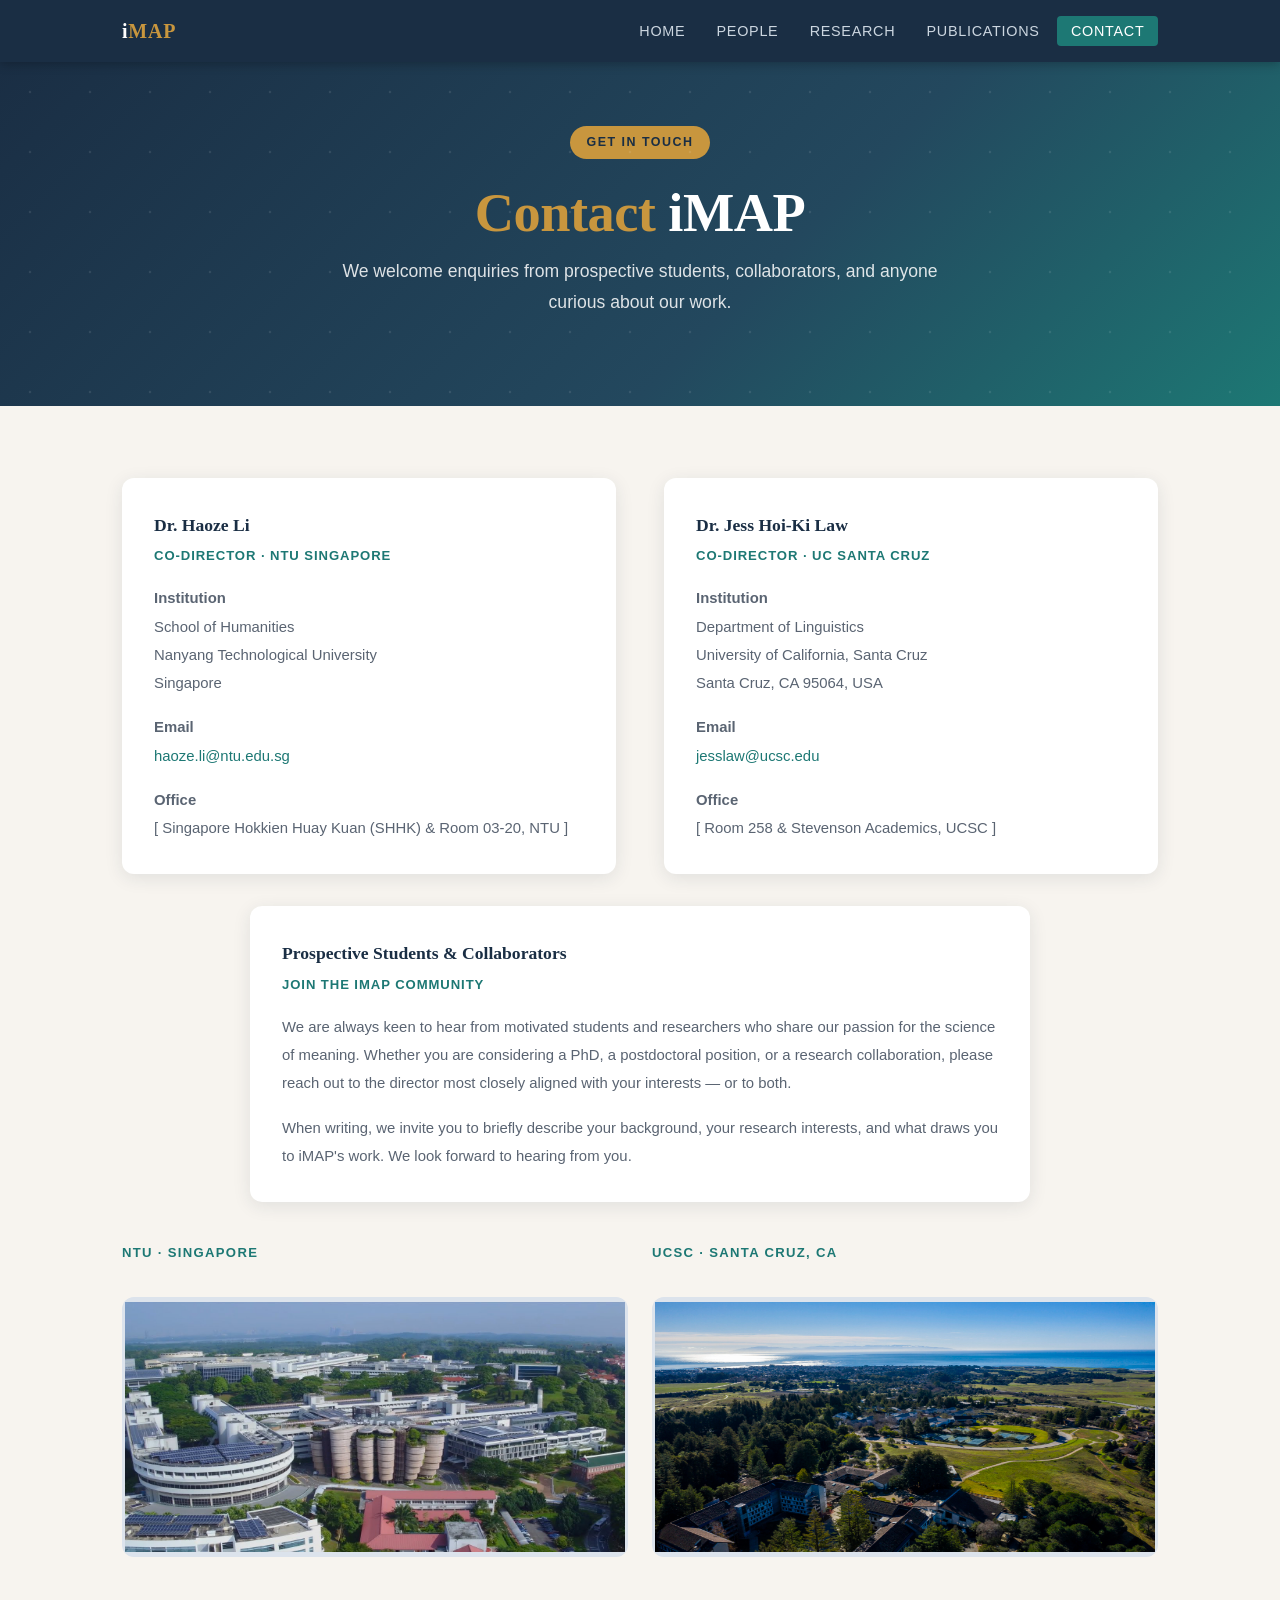
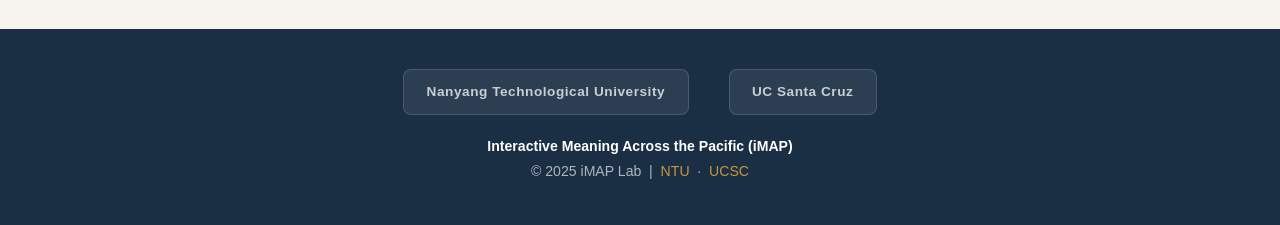
<file: contact.html>
<!DOCTYPE html>
<html lang="en">
<head>
  <meta charset="UTF-8" />
  <meta name="viewport" content="width=device-width, initial-scale=1.0" />
  <title>Contact — iMAP Lab</title>
  <link rel="stylesheet" href="style.css" />
</head>
<body>

<nav>
  <div class="nav-inner">
    <a href="index.html" class="nav-logo">i<span>MAP</span></a>
    <ul class="nav-links">
      <li><a href="index.html">Home</a></li>
      <li><a href="people.html">People</a></li>
      <li><a href="research.html">Research</a></li>
      <li><a href="publications.html">Publications</a></li>
      <li><a href="contact.html" class="active">Contact</a></li>
    </ul>
  </div>
</nav>

<header class="hero" style="padding: 4rem 2rem 3.5rem;">
  <div class="hero-badge">Get in Touch</div>
  <h1><em>Contact</em> iMAP</h1>
  <p class="subtitle">
    We welcome enquiries from prospective students, collaborators,
    and anyone curious about our work.
  </p>
</header>

<section class="section">

  <div class="contact-grid">

    <!-- Dr. Li -->
    <div class="contact-box">
      <h3>Dr. Haoze Li</h3>
      <div class="contact-role">Co-Director · NTU Singapore</div>
      <p>
        <strong>Institution</strong><br>
        School of Humanities<br>
        Nanyang Technological University<br>
        Singapore
      </p>
      <p style="margin-top:1rem;">
        <strong>Email</strong><br>
        <a href="mailto:haoze.li@ntu.edu.sg">haoze.li@ntu.edu.sg</a>
      </p>
      <p style="margin-top:1rem;">
        <strong>Office</strong><br>
        [ Singapore Hokkien Huay Kuan (SHHK) &amp; Room 03-20, NTU ]
      </p>
    </div>

    <!-- Dr. Law -->
    <div class="contact-box">
      <h3>Dr. Jess Hoi-Ki Law</h3>
      <div class="contact-role">Co-Director · UC Santa Cruz</div>
      <p>
        <strong>Institution</strong><br>
        Department of Linguistics<br>
        University of California, Santa Cruz<br>
        Santa Cruz, CA 95064, USA
      </p>
      <p style="margin-top:1rem;">
        <strong>Email</strong><br>
        <a href="mailto:jesslaw@ucsc.edu">jesslaw@ucsc.edu</a>
      </p>
      <p style="margin-top:1rem;">
        <strong>Office</strong><br>
        [ Room 258 &amp; Stevenson Academics, UCSC ]
      </p>
    </div>

  </div>

  <!-- Prospective students -->
  <div class="contact-box" style="margin-top:2rem;max-width:780px;margin-left:auto;margin-right:auto;">
    <h3>Prospective Students &amp; Collaborators</h3>
    <div class="contact-role">Join the iMAP Community</div>
    <p>
      We are always keen to hear from motivated students and researchers who share our
      passion for the science of meaning. Whether you are considering a PhD, a
      postdoctoral position, or a research collaboration, please reach out to the
      director most closely aligned with your interests — or to both.
    </p>
    <p style="margin-top:1rem;">
      When writing, we invite you to briefly describe your background, your research
      interests, and what draws you to iMAP's work. We look forward to hearing from you.
    </p>
  </div>

  <!-- Location images placeholder -->
  <div style="display:grid;grid-template-columns:1fr 1fr;gap:1.5rem;margin-top:2.5rem;">
    <div>
      <p style="font-family:Arial,sans-serif;font-size:.82rem;font-weight:bold;letter-spacing:.1em;text-transform:uppercase;color:var(--teal);margin-bottom:.6rem;">NTU · Singapore</p>
      <div class="contact-map">
        <img src="images/ntu_campus.jpg" alt="NTU Singapore campus", style="width:500px;height:250px;">
      </div>
    </div>
    <div>
      <p style="font-family:Arial,sans-serif;font-size:.82rem;font-weight:bold;letter-spacing:.1em;text-transform:uppercase;color:var(--teal);margin-bottom:.6rem;">UCSC · Santa Cruz, CA</p>
      <div class="contact-map">
        <img src="images/ucsc_campus.jpg" alt="NTU Singapore campus", style="width:500px;height:250px;">
      </div>
    </div>
  </div>

</section>

<footer>
  <div class="footer-logos">
    <div class="footer-logo-box">Nanyang Technological University</div>
    <div class="footer-logo-box">UC Santa Cruz</div>
  </div>
  <p>
    <strong style="color:#fff;">Interactive Meaning Across the Pacific (iMAP)</strong><br>
    &copy; 2025 iMAP Lab &nbsp;|&nbsp;
    <a href="mailto:haoze.li@ntu.edu.sg">NTU</a> &nbsp;·&nbsp;
    <a href="mailto:jesslaw@ucsc.edu">UCSC</a>
  </p>
</footer>

</body>
</html>
</file>
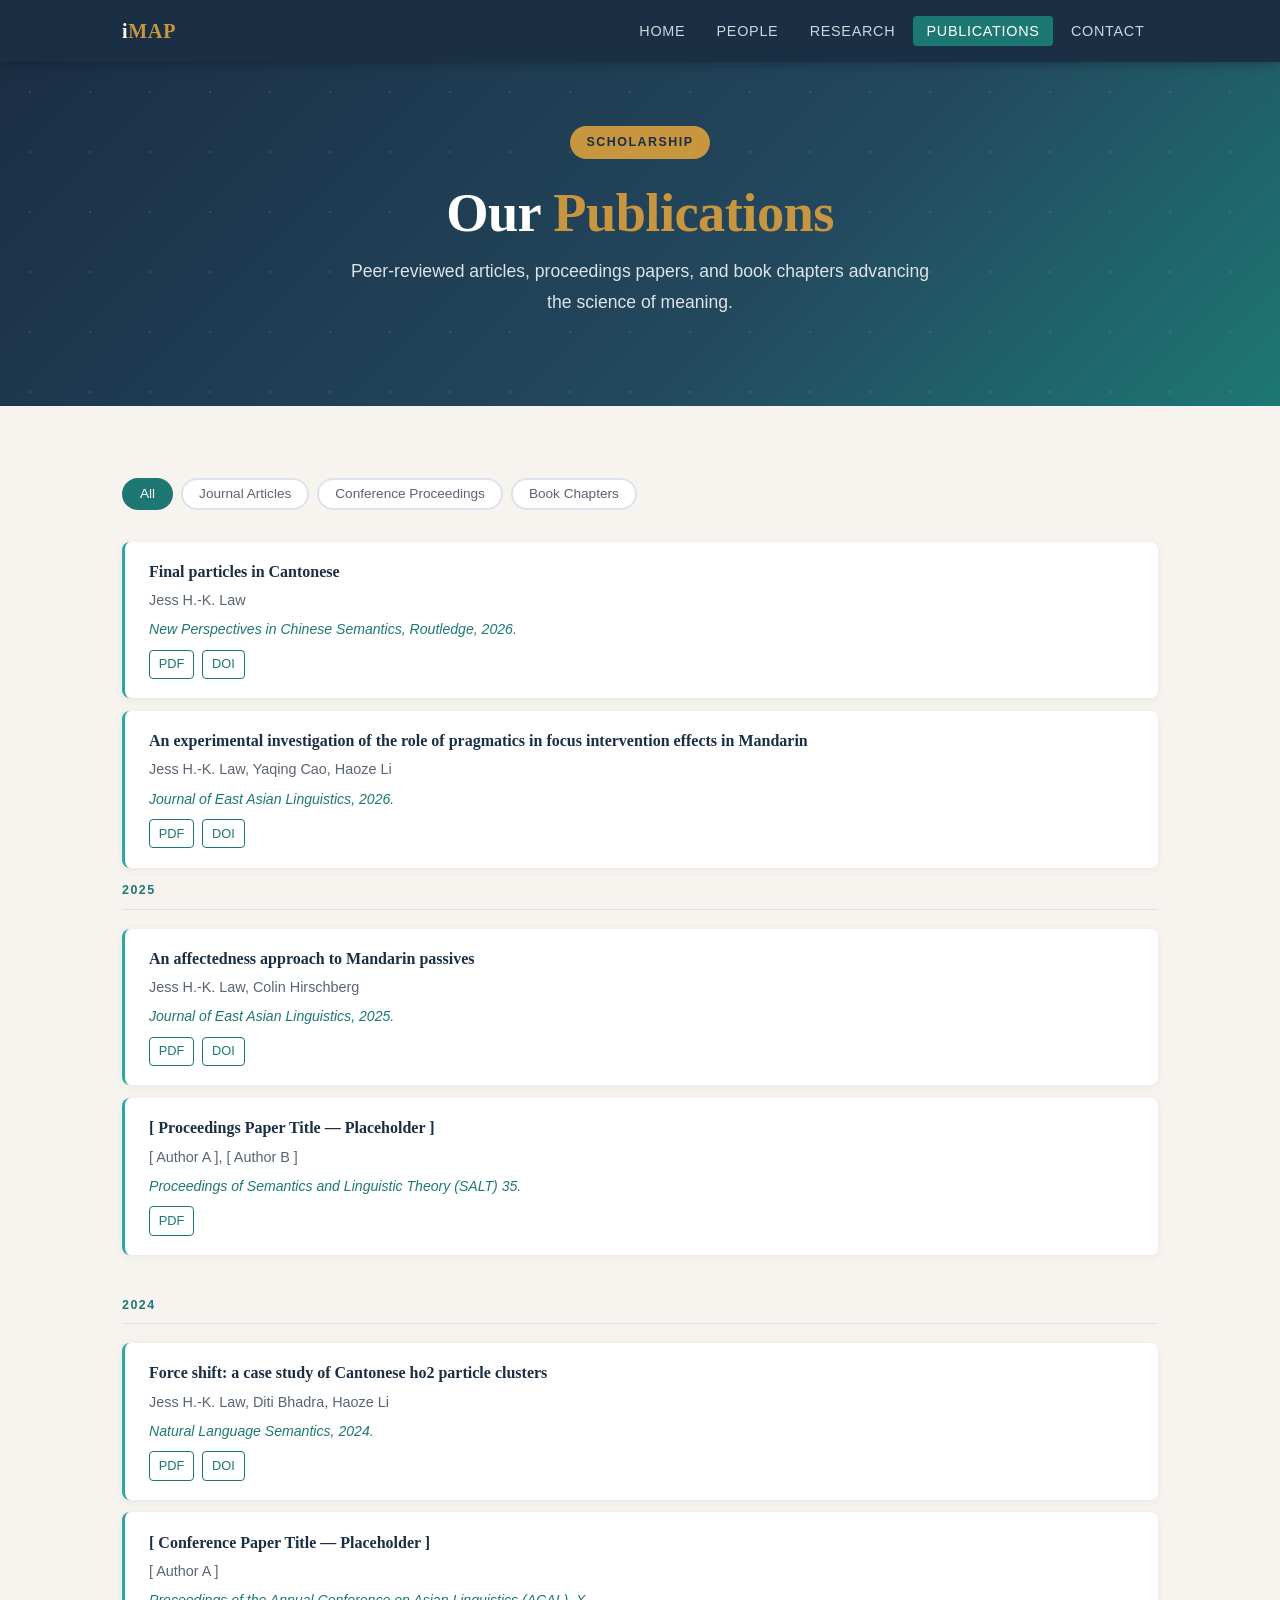
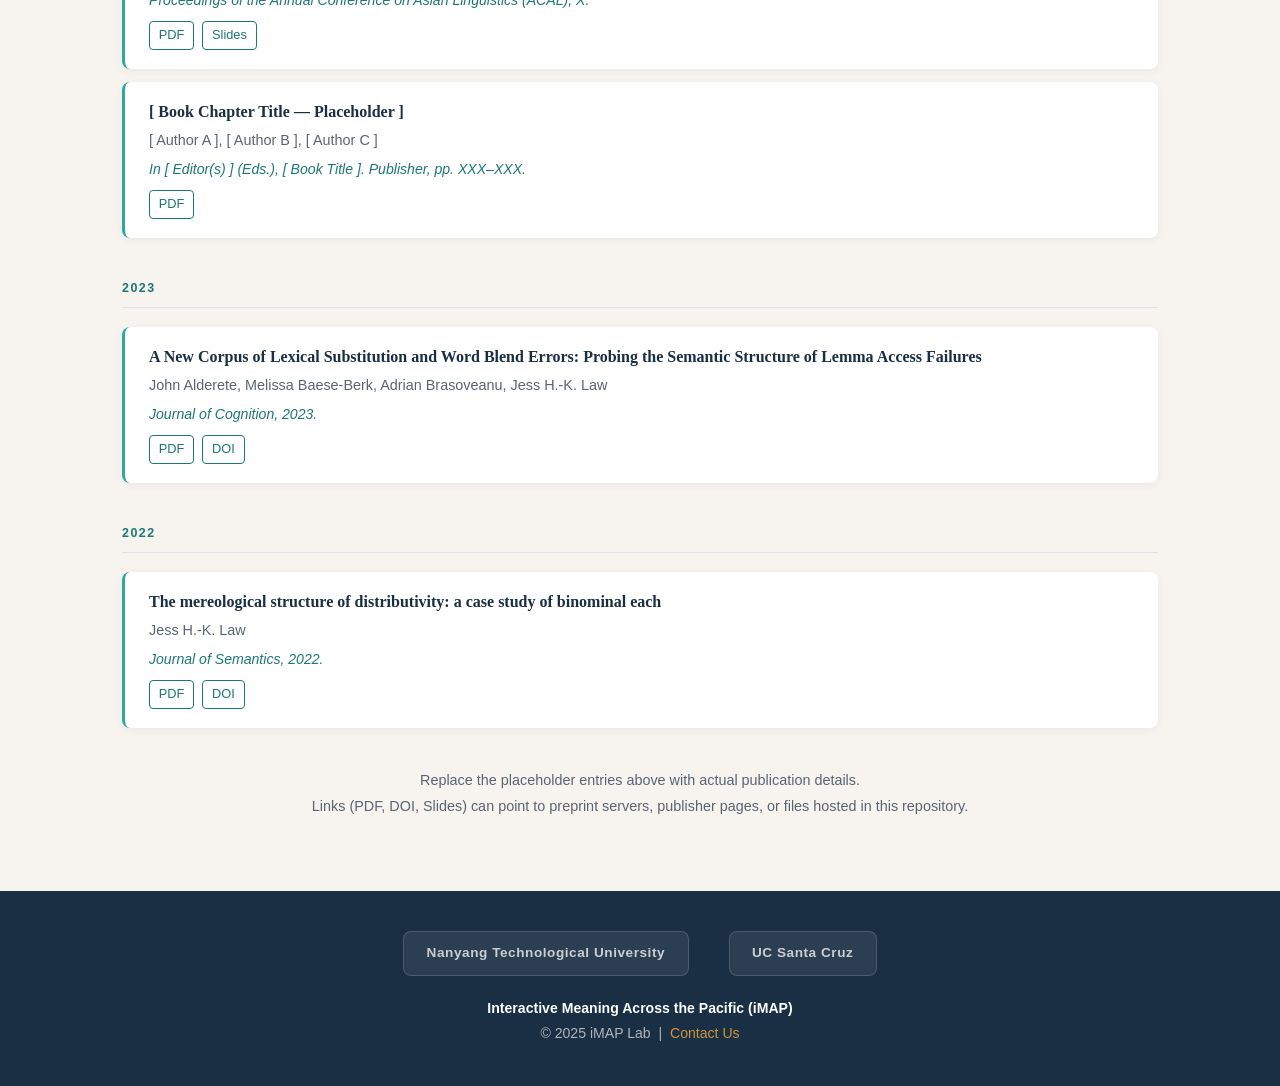
<file: publications.html>
<!DOCTYPE html>
<html lang="en">
<head>
  <meta charset="UTF-8" />
  <meta name="viewport" content="width=device-width, initial-scale=1.0" />
  <title>Publications — iMAP Lab</title>
  <link rel="stylesheet" href="style.css" />
</head>
<body>

<nav>
  <div class="nav-inner">
    <a href="index.html" class="nav-logo">i<span>MAP</span></a>
    <ul class="nav-links">
      <li><a href="index.html">Home</a></li>
      <li><a href="people.html">People</a></li>
      <li><a href="research.html">Research</a></li>
      <li><a href="publications.html" class="active">Publications</a></li>
      <li><a href="contact.html">Contact</a></li>
    </ul>
  </div>
</nav>

<header class="hero" style="padding: 4rem 2rem 3.5rem;">
  <div class="hero-badge">Scholarship</div>
  <h1>Our <em>Publications</em></h1>
  <p class="subtitle">
    Peer-reviewed articles, proceedings papers, and book chapters
    advancing the science of meaning.
  </p>
</header>

<section class="section">

  <!-- Filter buttons (non-functional; can be wired up with JS) -->
  <div class="pub-filter">
    <button class="active">All</button>
    <button>Journal Articles</button>
    <button>Conference Proceedings</button>
    <button>Book Chapters</button>
  </div>

  <!-- Publication 2026 -->
  <div class="pub-item">
    <div class="pub-title">
      Final particles in Cantonese
    </div>
    <div class="pub-authors">Jess H.-K. Law</div>
    <div class="pub-venue">New Perspectives in Chinese Semantics, Routledge, 2026.</div>
    <div class="pub-links">
      <a href="#">PDF</a>
      <a href="#">DOI</a>
  </div>
</div>

<!-- Publication 2026 -->
<div class="pub-item">
  <div class="pub-title">
    An experimental investigation of the role of pragmatics in focus intervention effects in Mandarin
  </div>
  <div class="pub-authors">Jess H.-K. Law, Yaqing Cao, Haoze Li</div>
  <div class="pub-venue">Journal of East Asian Linguistics, 2026.</div>
  <div class="pub-links">
    <a href="#">PDF</a>
    <a href="#">DOI</a>
  </div>
</div>

  <!-- ── 2025 ── -->
  <div class="pub-year-group">
    <div class="pub-year">2025</div>

    <!-- Publication 2025 -->
<div class="pub-item">
  <div class="pub-title">
    An affectedness approach to Mandarin passives
  </div>
  <div class="pub-authors">Jess H.-K. Law, Colin Hirschberg</div>
  <div class="pub-venue">Journal of East Asian Linguistics, 2025.</div>
  <div class="pub-links">
    <a href="https://link.springer.com/article/10.1007/s10831-025-09295-3">PDF</a>
    <a href="https://doi.org/10.1007/s10831-025-09295-3">DOI</a>
  </div>
</div>

    <div class="pub-item">
      <div class="pub-title">
        [ Proceedings Paper Title — Placeholder ]
      </div>
      <div class="pub-authors">[ Author A ], [ Author B ]</div>
      <div class="pub-venue">Proceedings of Semantics and Linguistic Theory (SALT) 35.</div>
      <div class="pub-links">
        <a href="#">PDF</a>
      </div>
    </div>

  </div>

  <!-- ── 2024 ── -->
  <div class="pub-year-group">
    <div class="pub-year">2024</div>

    <div class="pub-item">
  <div class="pub-title">
    Force shift: a case study of Cantonese ho2 particle clusters
  </div>
  <div class="pub-authors">Jess H.-K. Law, Diti Bhadra, Haoze Li</div>
  <div class="pub-venue">Natural Language Semantics, 2024.</div>
  <div class="pub-links">
    <a href="https://link.springer.com/article/10.1007/s11050-023-09219-8">PDF</a>
    <a href="https://doi.org/10.1007/s11050-023-09219-8">DOI</a>
  </div>
</div>

    <div class="pub-item">
      <div class="pub-title">
        [ Conference Paper Title — Placeholder ]
      </div>
      <div class="pub-authors">[ Author A ]</div>
      <div class="pub-venue">
        Proceedings of the Annual Conference on Asian Linguistics (ACAL), X.
      </div>
      <div class="pub-links">
        <a href="#">PDF</a>
        <a href="#">Slides</a>
      </div>
    </div>

    <div class="pub-item">
      <div class="pub-title">
        [ Book Chapter Title — Placeholder ]
      </div>
      <div class="pub-authors">[ Author A ], [ Author B ], [ Author C ]</div>
      <div class="pub-venue">
        In [ Editor(s) ] (Eds.), <em>[ Book Title ]</em>. Publisher, pp. XXX–XXX.
      </div>
      <div class="pub-links">
        <a href="#">PDF</a>
      </div>
    </div>

  </div>

  <!-- ── 2023 ── -->
  <div class="pub-year-group">
    <div class="pub-year">2023</div>

    <div class="pub-item">
  <div class="pub-title">
    A New Corpus of Lexical Substitution and Word Blend Errors: Probing the Semantic Structure of Lemma Access Failures
  </div>
  <div class="pub-authors">John Alderete, Melissa Baese-Berk, Adrian Brasoveanu, Jess H.-K. Law</div>
  <div class="pub-venue">Journal of Cognition, 2023.</div>
  <div class="pub-links">
    <a href="#">PDF</a>
    <a href="#">DOI</a>
  </div>
</div>

  </div>

  <!-- ── 2022 ── -->
  <div class="pub-year-group">
    <div class="pub-year">2022</div>

    <div class="pub-item">
  <div class="pub-title">
    The mereological structure of distributivity: a case study of binominal each
  </div>
  <div class="pub-authors">Jess H.-K. Law</div>
  <div class="pub-venue">Journal of Semantics, 2022.</div>
  <div class="pub-links">
    <a href="#">PDF</a>
    <a href="#">DOI</a>
  </div>
</div>

  </div>

  <p style="font-family:Arial,sans-serif;color:var(--muted);font-size:.9rem;margin-top:2rem;text-align:center;">
    Replace the placeholder entries above with actual publication details.<br>
    Links (PDF, DOI, Slides) can point to preprint servers, publisher pages,
    or files hosted in this repository.
  </p>

</section>

<footer>
  <div class="footer-logos">
    <div class="footer-logo-box">Nanyang Technological University</div>
    <div class="footer-logo-box">UC Santa Cruz</div>
  </div>
  <p>
    <strong style="color:#fff;">Interactive Meaning Across the Pacific (iMAP)</strong><br>
    &copy; 2025 iMAP Lab &nbsp;|&nbsp;
    <a href="contact.html">Contact Us</a>
  </p>
</footer>

</body>
</html>
</file>
<file: style.css>
/* iMAP Lab — Global Stylesheet */

:root {
  --navy:       #1a2e44;
  --teal:       #1d7874;
  --teal-light: #2da89e;
  --gold:       #c8963e;
  --cream:      #f7f4ef;
  --white:      #ffffff;
  --text:       #2c2c2c;
  --muted:      #5a6472;
  --border:     #dce3ec;
  --shadow:     0 4px 18px rgba(26,46,68,.10);
}

*, *::before, *::after { box-sizing: border-box; margin: 0; padding: 0; }

html { scroll-behavior: smooth; }

body {
  font-family: 'Georgia', serif;
  background: var(--cream);
  color: var(--text);
  line-height: 1.75;
}

/* ── NAV ─────────────────────────────────────────────────────────────── */
nav {
  background: var(--navy);
  position: sticky;
  top: 0;
  z-index: 100;
  box-shadow: 0 2px 10px rgba(0,0,0,.25);
}

.nav-inner {
  max-width: 1100px;
  margin: 0 auto;
  display: flex;
  align-items: center;
  justify-content: space-between;
  padding: 0 2rem;
  height: 62px;
}

.nav-logo {
  color: var(--white);
  text-decoration: none;
  font-size: 1.25rem;
  font-weight: bold;
  letter-spacing: .04em;
  font-family: 'Georgia', serif;
}

.nav-logo span { color: var(--gold); }

.nav-links {
  display: flex;
  gap: .25rem;
  list-style: none;
}

.nav-links a {
  color: #ccd6e0;
  text-decoration: none;
  font-family: 'Arial', sans-serif;
  font-size: .9rem;
  letter-spacing: .05em;
  text-transform: uppercase;
  padding: .45rem .85rem;
  border-radius: 4px;
  transition: background .2s, color .2s;
}

.nav-links a:hover,
.nav-links a.active {
  background: var(--teal);
  color: var(--white);
}

/* ── HERO ─────────────────────────────────────────────────────────────── */
.hero {
  background: linear-gradient(135deg, var(--navy) 0%, #23485e 60%, var(--teal) 100%);
  color: var(--white);
  text-align: center;
  padding: 6rem 2rem 5rem;
  position: relative;
  overflow: hidden;
}

.hero::before {
  content: '';
  position: absolute;
  inset: 0;
  background: url('data:image/svg+xml,<svg xmlns="http://www.w3.org/2000/svg" width="60" height="60"><circle cx="30" cy="30" r="1.2" fill="%23ffffff18"/></svg>') repeat;
  pointer-events: none;
}

.hero-badge {
  display: inline-block;
  background: var(--gold);
  color: var(--navy);
  font-family: 'Arial', sans-serif;
  font-size: .78rem;
  font-weight: bold;
  letter-spacing: .12em;
  text-transform: uppercase;
  padding: .35rem 1rem;
  border-radius: 20px;
  margin-bottom: 1.4rem;
}

.hero h1 {
  font-size: clamp(2rem, 5vw, 3.4rem);
  line-height: 1.2;
  margin-bottom: .6rem;
  letter-spacing: -.01em;
}

.hero h1 em {
  font-style: normal;
  color: var(--gold);
}

.hero .subtitle {
  font-size: 1.1rem;
  opacity: .85;
  max-width: 600px;
  margin: 0 auto 2rem;
  font-family: 'Arial', sans-serif;
}

.hero-affiliations {
  display: flex;
  justify-content: center;
  flex-wrap: wrap;
  gap: 1rem;
  font-family: 'Arial', sans-serif;
  font-size: .88rem;
  opacity: .8;
}

.hero-affiliations span {
  background: rgba(255,255,255,.12);
  padding: .35rem .9rem;
  border-radius: 20px;
  border: 1px solid rgba(255,255,255,.2);
}

/* ── SECTIONS ─────────────────────────────────────────────────────────── */
.section {
  max-width: 1100px;
  margin: 0 auto;
  padding: 4.5rem 2rem;
}

.section-header {
  text-align: center;
  margin-bottom: 3rem;
}

.section-header h2 {
  font-size: 2rem;
  color: var(--navy);
  margin-bottom: .5rem;
}

.section-header .rule {
  width: 56px;
  height: 3px;
  background: var(--teal);
  margin: .6rem auto 0;
  border-radius: 2px;
}

.section-header p {
  color: var(--muted);
  max-width: 640px;
  margin: 1rem auto 0;
  font-family: 'Arial', sans-serif;
}

/* alternating bg */
.section-alt { background: var(--white); }

/* ── VISION ───────────────────────────────────────────────────────────── */
.vision-block {
  display: grid;
  grid-template-columns: 1fr 1fr;
  gap: 3rem;
  align-items: center;
}

.vision-block .vision-text h3 {
  font-size: 1.4rem;
  color: var(--navy);
  margin-bottom: 1rem;
}

.vision-block .vision-text p {
  color: var(--muted);
  font-family: 'Arial', sans-serif;
  margin-bottom: 1rem;
  line-height: 1.8;
}

.vision-photo {
  background: var(--border);
  border-radius: 12px;
  aspect-ratio: 4/3;
  display: flex;
  align-items: center;
  justify-content: center;
  font-family: 'Arial', sans-serif;
  font-size: .9rem;
  color: var(--muted);
  overflow: hidden;
}

.vision-photo img { width: 100%; height: 100%; object-fit: cover; border-radius: 12px; }

/* ── RESEARCH CARDS ───────────────────────────────────────────────────── */
.cards-grid {
  display: grid;
  grid-template-columns: repeat(auto-fit, minmax(290px, 1fr));
  gap: 1.8rem;
}

.card {
  background: var(--white);
  border-radius: 12px;
  padding: 2rem;
  box-shadow: var(--shadow);
  border-top: 4px solid var(--teal);
  transition: transform .2s, box-shadow .2s;
}

.card:hover {
  transform: translateY(-4px);
  box-shadow: 0 8px 28px rgba(26,46,68,.15);
}

.card-icon {
  font-size: 2.2rem;
  margin-bottom: .8rem;
}

.card h3 {
  color: var(--navy);
  font-size: 1.1rem;
  margin-bottom: .6rem;
}

.card p {
  font-family: 'Arial', sans-serif;
  font-size: .93rem;
  color: var(--muted);
  line-height: 1.7;
}

/* ── PEOPLE ───────────────────────────────────────────────────────────── */
.people-section-label {
  font-family: 'Arial', sans-serif;
  font-size: .78rem;
  font-weight: bold;
  text-transform: uppercase;
  letter-spacing: .12em;
  color: var(--teal);
  margin: 2.5rem 0 1.2rem;
}

.directors-grid {
  display: grid;
  grid-template-columns: repeat(auto-fit, minmax(300px, 1fr));
  gap: 2rem;
  margin-bottom: 3rem;
}

.person-card {
  background: var(--white);
  border-radius: 12px;
  box-shadow: var(--shadow);
  overflow: hidden;
  transition: transform .2s;
}

.person-card:hover { transform: translateY(-4px); }

.person-photo {
  background: linear-gradient(135deg, var(--navy), var(--teal));
  height: 220px;
  display: flex;
  align-items: center;
  justify-content: center;
  font-family: 'Arial', sans-serif;
  font-size: .85rem;
  color: rgba(255,255,255,.6);
  overflow: hidden;
}

.person-photo img { width: 100%; height: 100%; object-fit: cover; }

.person-info { padding: 1.5rem; }

.person-info h3 { color: var(--navy); font-size: 1.1rem; margin-bottom: .2rem; }

.person-info .role {
  font-family: 'Arial', sans-serif;
  font-size: .83rem;
  color: var(--teal);
  font-weight: bold;
  text-transform: uppercase;
  letter-spacing: .06em;
  margin-bottom: .5rem;
}

.person-info .affiliation {
  font-family: 'Arial', sans-serif;
  font-size: .88rem;
  color: var(--muted);
  margin-bottom: .8rem;
}

.person-info p {
  font-family: 'Arial', sans-serif;
  font-size: .9rem;
  color: var(--muted);
  line-height: 1.65;
}

.members-grid {
  display: grid;
  grid-template-columns: repeat(auto-fill, minmax(200px, 1fr));
  gap: 1.4rem;
}

.member-mini {
  background: var(--white);
  border-radius: 10px;
  box-shadow: var(--shadow);
  overflow: hidden;
  text-align: center;
}

.member-mini-photo {
  background: linear-gradient(135deg, #2a4a62, var(--teal-light));
  height: 140px;
  display: flex;
  align-items: center;
  justify-content: center;
  font-size: .8rem;
  color: rgba(255,255,255,.55);
  font-family: 'Arial', sans-serif;
  overflow: hidden;
}

.member-mini-photo img { width: 100%; height: 100%; object-fit: cover; }

.member-mini-info { padding: 1rem; }

.member-mini-info h4 { color: var(--navy); font-size: .95rem; margin-bottom: .25rem; }

.member-mini-info span {
  font-family: 'Arial', sans-serif;
  font-size: .82rem;
  color: var(--muted);
}

/* ── PUBLICATIONS ─────────────────────────────────────────────────────── */
.pub-filter {
  display: flex;
  gap: .5rem;
  flex-wrap: wrap;
  margin-bottom: 2rem;
}

.pub-filter button {
  background: var(--white);
  border: 2px solid var(--border);
  color: var(--muted);
  padding: .4rem 1rem;
  border-radius: 20px;
  font-family: 'Arial', sans-serif;
  font-size: .85rem;
  cursor: pointer;
  transition: all .2s;
}

.pub-filter button.active,
.pub-filter button:hover {
  background: var(--teal);
  border-color: var(--teal);
  color: var(--white);
}

.pub-year-group { margin-bottom: 2.5rem; }

.pub-year {
  font-family: 'Arial', sans-serif;
  font-size: .78rem;
  font-weight: bold;
  letter-spacing: .12em;
  text-transform: uppercase;
  color: var(--teal);
  border-bottom: 1px solid var(--border);
  padding-bottom: .4rem;
  margin-bottom: 1.2rem;
}

.pub-item {
  background: var(--white);
  border-radius: 8px;
  padding: 1.2rem 1.5rem;
  margin-bottom: .8rem;
  box-shadow: 0 2px 8px rgba(26,46,68,.06);
  border-left: 3px solid var(--teal-light);
}

.pub-item .pub-title {
  font-weight: bold;
  color: var(--navy);
  margin-bottom: .3rem;
  line-height: 1.4;
}

.pub-item .pub-authors {
  font-family: 'Arial', sans-serif;
  font-size: .9rem;
  color: var(--muted);
  margin-bottom: .25rem;
}

.pub-item .pub-venue {
  font-family: 'Arial', sans-serif;
  font-size: .88rem;
  font-style: italic;
  color: var(--teal);
}

.pub-item .pub-links {
  margin-top: .5rem;
  display: flex;
  gap: .5rem;
  flex-wrap: wrap;
}

.pub-item .pub-links a {
  font-family: 'Arial', sans-serif;
  font-size: .8rem;
  color: var(--teal);
  text-decoration: none;
  border: 1px solid var(--teal);
  padding: .15rem .55rem;
  border-radius: 4px;
  transition: all .2s;
}

.pub-item .pub-links a:hover {
  background: var(--teal);
  color: var(--white);
}

/* ── RESEARCH PAGE ────────────────────────────────────────────────────── */
.research-theme {
  background: var(--white);
  border-radius: 12px;
  padding: 2.5rem;
  box-shadow: var(--shadow);
  margin-bottom: 2rem;
  display: grid;
  grid-template-columns: 1fr 1fr;
  gap: 2.5rem;
  align-items: center;
}

.research-theme.reverse { direction: rtl; }
.research-theme.reverse > * { direction: ltr; }

.research-theme-photo {
  background: var(--border);
  border-radius: 10px;
  aspect-ratio: 4/3;
  display: flex;
  align-items: center;
  justify-content: center;
  font-family: 'Arial', sans-serif;
  font-size: .85rem;
  color: var(--muted);
  overflow: hidden;
}

.research-theme-photo img { width: 100%; height: 100%; object-fit: cover; border-radius: 10px; }

.research-theme-text h3 {
  color: var(--navy);
  font-size: 1.3rem;
  margin-bottom: .8rem;
}

.research-theme-text p {
  font-family: 'Arial', sans-serif;
  font-size: .95rem;
  color: var(--muted);
  line-height: 1.8;
}

.research-theme-text .tag {
  display: inline-block;
  background: var(--teal);
  color: var(--white);
  font-family: 'Arial', sans-serif;
  font-size: .75rem;
  letter-spacing: .08em;
  text-transform: uppercase;
  padding: .2rem .65rem;
  border-radius: 4px;
  margin-bottom: .8rem;
}

/* ── CONTACT ──────────────────────────────────────────────────────────── */
.contact-grid {
  display: grid;
  grid-template-columns: 1fr 1fr;
  gap: 3rem;
}

.contact-box {
  background: var(--white);
  border-radius: 12px;
  padding: 2rem;
  box-shadow: var(--shadow);
}

.contact-box h3 {
  color: var(--navy);
  font-size: 1.1rem;
  margin-bottom: .3rem;
}

.contact-box .contact-role {
  font-family: 'Arial', sans-serif;
  font-size: .82rem;
  color: var(--teal);
  font-weight: bold;
  text-transform: uppercase;
  letter-spacing: .07em;
  margin-bottom: 1rem;
}

.contact-box p {
  font-family: 'Arial', sans-serif;
  font-size: .93rem;
  color: var(--muted);
  line-height: 1.9;
}

.contact-box a { color: var(--teal); text-decoration: none; }
.contact-box a:hover { text-decoration: underline; }

.contact-map {
  border-radius: 12px;
  overflow: hidden;
  height: 260px;
  background: var(--border);
  display: flex;
  align-items: center;
  justify-content: center;
  font-family: 'Arial', sans-serif;
  color: var(--muted);
  font-size: .9rem;
  margin-top: 2rem;
}

/* ── FOOTER ───────────────────────────────────────────────────────────── */
footer {
  background: var(--navy);
  color: rgba(255,255,255,.65);
  text-align: center;
  padding: 2.5rem 2rem;
  font-family: 'Arial', sans-serif;
  font-size: .88rem;
  line-height: 1.8;
}

footer a { color: var(--gold); text-decoration: none; }
footer a:hover { text-decoration: underline; }

.footer-logos {
  display: flex;
  justify-content: center;
  align-items: center;
  gap: 2.5rem;
  margin-bottom: 1.2rem;
  flex-wrap: wrap;
}

.footer-logo-box {
  background: rgba(255,255,255,.08);
  border: 1px solid rgba(255,255,255,.15);
  border-radius: 8px;
  padding: .6rem 1.4rem;
  font-size: .85rem;
  color: rgba(255,255,255,.75);
  font-weight: bold;
  letter-spacing: .04em;
}

/* ── UTILITIES ────────────────────────────────────────────────────────── */
.btn {
  display: inline-block;
  background: var(--teal);
  color: var(--white);
  text-decoration: none;
  padding: .7rem 1.8rem;
  border-radius: 6px;
  font-family: 'Arial', sans-serif;
  font-size: .92rem;
  letter-spacing: .04em;
  transition: background .2s, transform .15s;
  border: none;
  cursor: pointer;
}

.btn:hover { background: var(--teal-light); transform: translateY(-2px); }

.btn-outline {
  background: transparent;
  color: var(--teal);
  border: 2px solid var(--teal);
}

.btn-outline:hover { background: var(--teal); color: var(--white); }

.text-center { text-align: center; }
.mt-2 { margin-top: 2rem; }

/* ── RESPONSIVE ───────────────────────────────────────────────────────── */
@media (max-width: 768px) {

  .nav-inner {
    flex-direction: column;
    height: auto;
    padding: .8rem 1rem;
    gap: .5rem;
  }

  .vision-block,
  .research-theme,
  .contact-grid {
    grid-template-columns: 1fr;
  }

  .research-theme.reverse {
    direction: ltr;
  }

  /* HERO / BANNER */
  .hero {
    padding: 3.5rem 1rem 3rem;
  }

  .hero h1 {
    font-size: 2rem;
    line-height: 1.2;
  }

  .hero .subtitle {
    font-size: 1rem;
    padding: 0 .5rem;
  }

  .hero-affiliations {
    flex-direction: column;
    align-items: center;
    gap: .6rem;
  }

  .hero-affiliations span {
    width: fit-content;
  }

  /* IMAGES */
  img {
    max-width: 100%;
    height: auto;
    display: block;
  }

  .contact-map img,
  .vision-photo img,
  .research-theme-photo img,
  .person-photo img,
  .member-mini-photo img {
    width: 100%;
    height: auto;
  }
}
</file>
